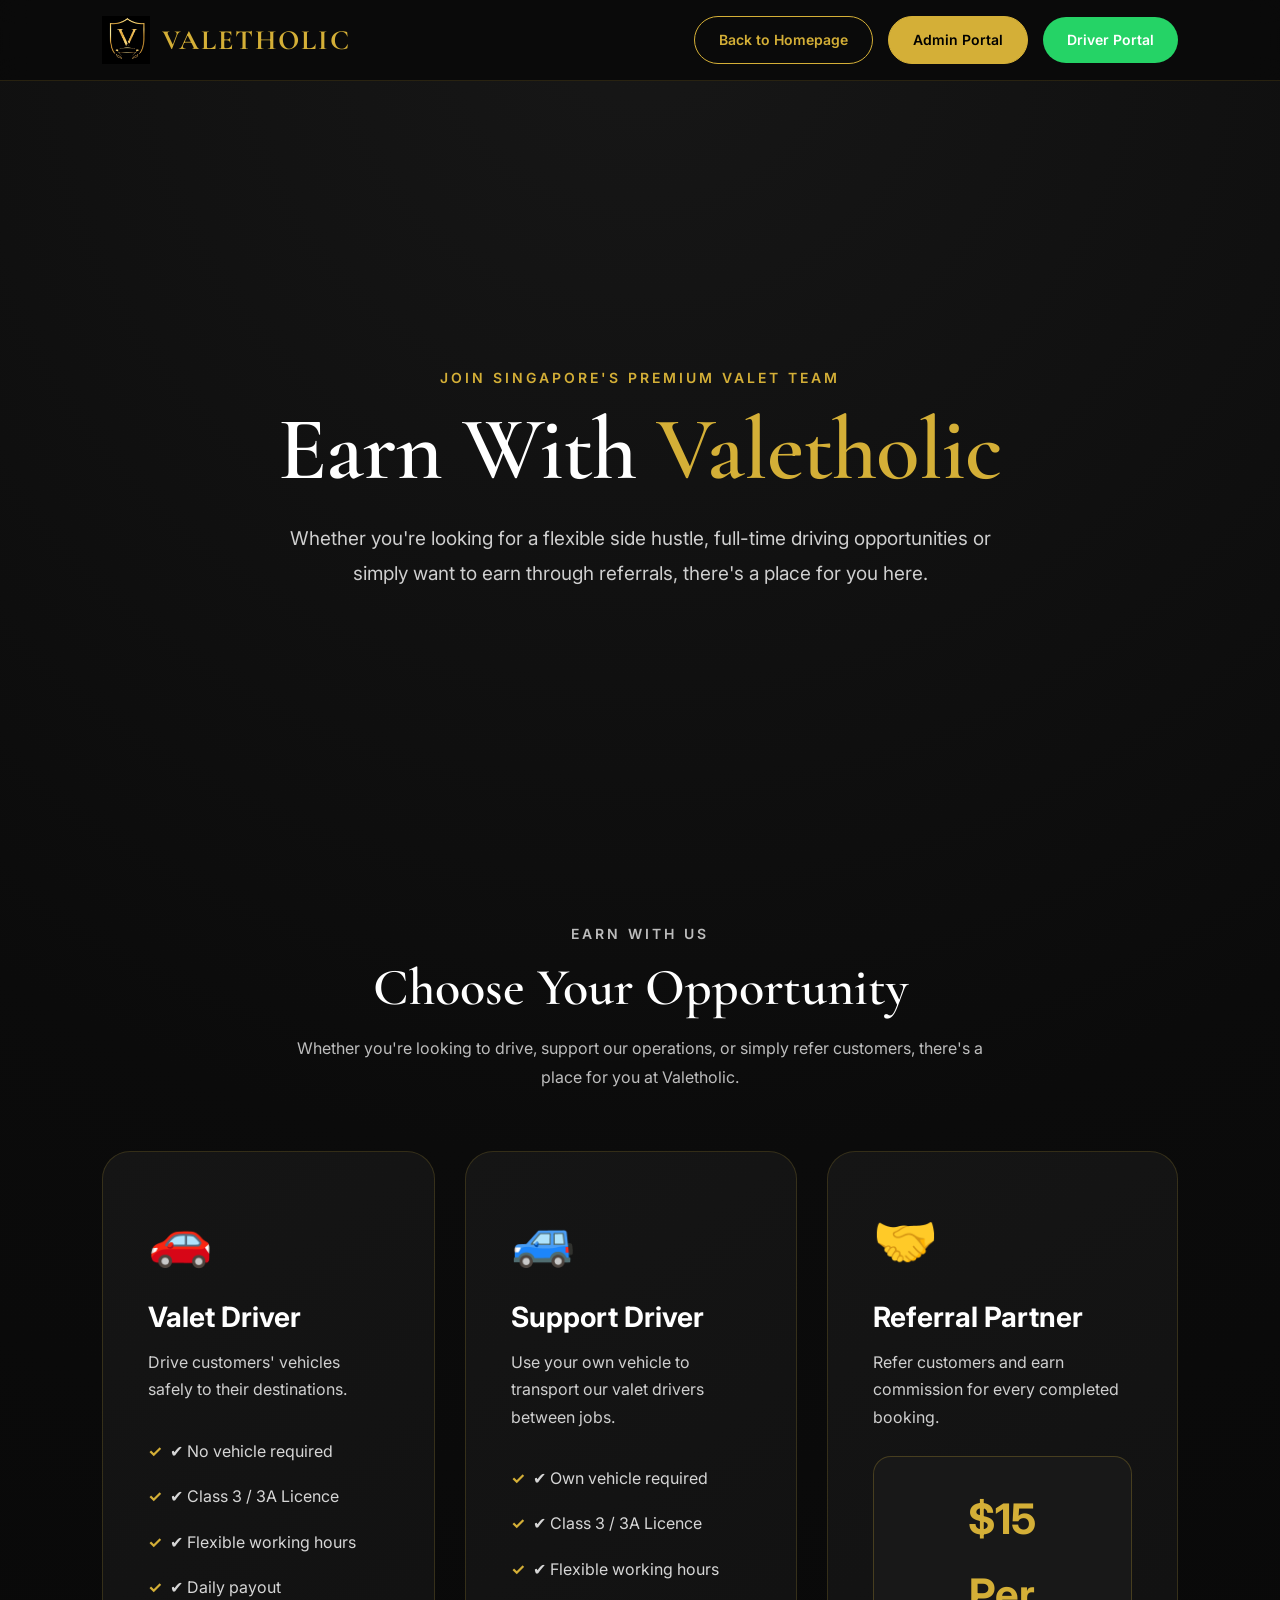
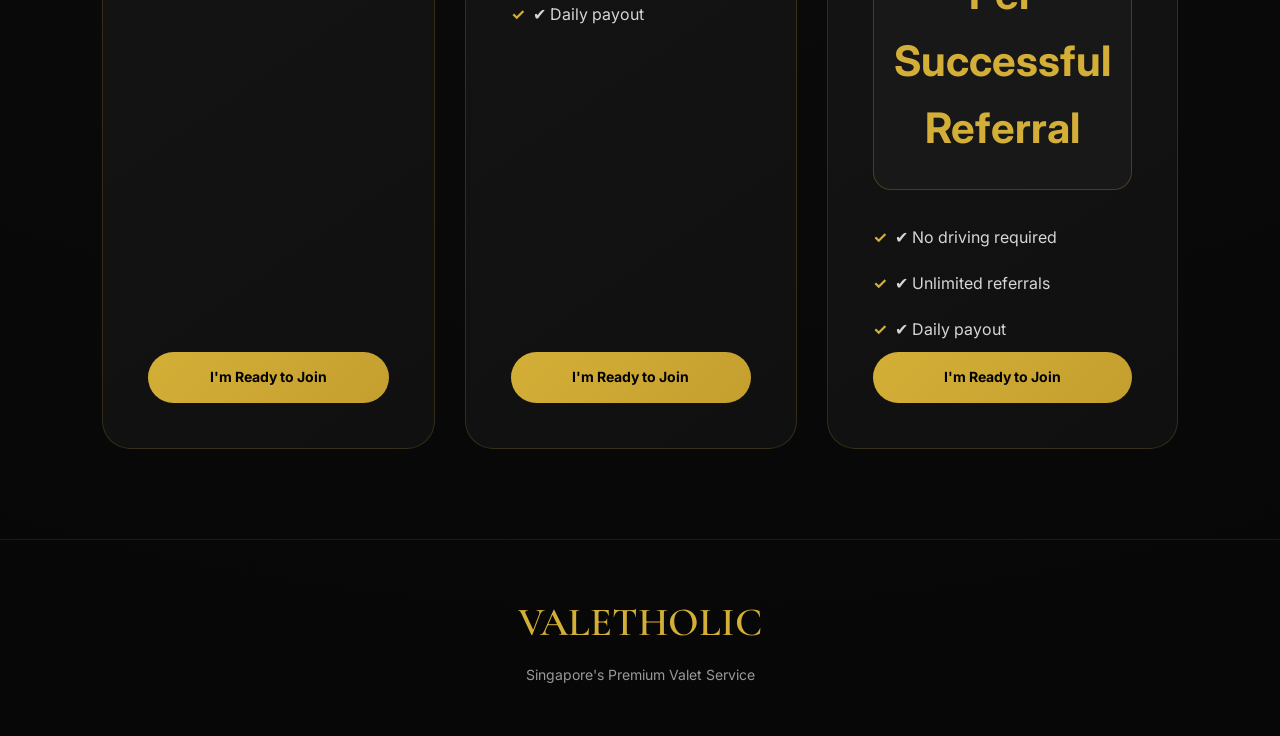
<file: driver.html>
<!DOCTYPE html>
<html lang="en">

<head>

    <!-- =====================================
         BASIC SETTINGS
    ====================================== -->

    <meta charset="UTF-8">

    <meta
        name="viewport"
        content="width=device-width, initial-scale=1.0"
    >

    <meta
        name="theme-color"
        content="#0B0B0B"
    >

    <meta
        name="description"
        content="Join Valetholic and earn as a valet driver, support driver or referral partner."
    >

    <title>
        Earn With Valetholic | Valetholic
    </title>


    <!-- =====================================
         FONTS
    ====================================== -->

    <link
        rel="preconnect"
        href="https://fonts.googleapis.com"
    >

    <link
        rel="preconnect"
        href="https://fonts.gstatic.com"
        crossorigin
    >

    <link
        href="https://fonts.googleapis.com/css2?family=Inter:wght@300;400;500;600;700&family=Cormorant+Garamond:wght@500;600;700&display=swap"
        rel="stylesheet"
    >


    <!-- =====================================
         ICONS
    ====================================== -->

    <link
        rel="stylesheet"
        href="https://cdnjs.cloudflare.com/ajax/libs/font-awesome/6.7.2/css/all.min.css"
    >


    <!-- =====================================
         DRIVER PAGE CSS
    ====================================== -->

    <link
        rel="stylesheet"
        href="driver.css"
    >

</head>


<body>


    <!-- =====================================
         NAVIGATION
    ====================================== -->

    <nav
        class="navbar"
        aria-label="Main navigation"
    >


        <!-- BRAND -->

        <div class="logo">

            <a
                href="index.html"
                aria-label="Valetholic homepage"
            >

                <img
                    src="images/logo.png"
                    alt="Valetholic Logo"
                >

            </a>


            <span>
                VALETHOLIC
            </span>

        </div>



        <!-- NAV ACTIONS -->

        <div class="nav-buttons">


            <a
                href="index.html"
                class="nav-button"
            >
                Back to Homepage
            </a>


            <a
                href="admin.html"
                class="nav-button admin-btn"
            >
                Admin Portal
            </a>


            <a
                href="driver-portal.html"
                class="whatsapp-btn"
            >
                Driver Portal
            </a>


        </div>


    </nav>



    <!-- =====================================
         HERO
    ====================================== -->

    <header class="driver-hero">


        <div class="hero-content">


            <p class="hero-label">

                Join Singapore's Premium Valet Team

            </p>


            <h1>

                Earn With

                <span>
                    Valetholic
                </span>

            </h1>


            <p class="hero-description">

                Whether you're looking for a flexible side hustle,
                full-time driving opportunities or simply want to earn
                through referrals, there's a place for you here.

            </p>


        </div>


    </header>



    <!-- =====================================
         OPPORTUNITIES
    ====================================== -->

    <section
        class="opportunity"
        id="opportunity"
        aria-labelledby="opportunityTitle"
    >


        <div class="section-title">


            <p class="section-label">

                Earn With Us

            </p>


            <h2 id="opportunityTitle">

                Choose Your Opportunity

            </h2>


            <p>

                Whether you're looking to drive,
                support our operations,
                or simply refer customers,
                there's a place for you at Valetholic.

            </p>


        </div>



        <!-- =================================
             OPPORTUNITY CARDS
        ================================== -->

        <div class="opportunity-grid">


            <!-- =============================
                 VALET DRIVER
            ============================== -->

            <article class="opportunity-card">


                <div
                    class="opportunity-icon"
                    aria-hidden="true"
                >
                    🚗
                </div>


                <h3>

                    Valet Driver

                </h3>


                <p>

                    Drive customers' vehicles safely
                    to their destinations.

                </p>


                <ul>

                    <li>
                        ✔ No vehicle required
                    </li>

                    <li>
                        ✔ Class 3 / 3A Licence
                    </li>

                    <li>
                        ✔ Flexible working hours
                    </li>

                    <li>
                        ✔ Daily payout
                    </li>

                </ul>


                <a
                    href="https://wa.me/6587923386?text=Hi%20Valetholic!%20I'd%20like%20to%20apply%20as%20a%20Valet%20Driver."
                    class="gold-btn"
                    target="_blank"
                    rel="noopener noreferrer"
                >

                    I'm Ready to Join

                </a>


            </article>



            <!-- =============================
                 SUPPORT DRIVER
            ============================== -->

            <article class="opportunity-card">


                <div
                    class="opportunity-icon"
                    aria-hidden="true"
                >
                    🚙
                </div>


                <h3>

                    Support Driver

                </h3>


                <p>

                    Use your own vehicle to transport
                    our valet drivers between jobs.

                </p>


                <ul>

                    <li>
                        ✔ Own vehicle required
                    </li>

                    <li>
                        ✔ Class 3 / 3A Licence
                    </li>

                    <li>
                        ✔ Flexible working hours
                    </li>

                    <li>
                        ✔ Daily payout
                    </li>

                </ul>


                <a
                    href="https://wa.me/6587923386?text=Hi%20Valetholic!%20I'd%20like%20to%20apply%20as%20a%20Support%20Driver."
                    class="gold-btn"
                    target="_blank"
                    rel="noopener noreferrer"
                >

                    I'm Ready to Join

                </a>


            </article>



            <!-- =============================
                 REFERRAL PARTNER
            ============================== -->

            <article class="opportunity-card">


                <div
                    class="opportunity-icon"
                    aria-hidden="true"
                >
                    🤝
                </div>


                <h3>

                    Referral Partner

                </h3>


                <p>

                    Refer customers and earn commission
                    for every completed booking.

                </p>


                <div class="commission">


                    <span>
                        $15
                    </span>


                    <span>
                        Per Successful Referral
                    </span>


                </div>


                <ul>

                    <li>
                        ✔ No driving required
                    </li>

                    <li>
                        ✔ Unlimited referrals
                    </li>

                    <li>
                        ✔ Daily payout
                    </li>

                </ul>


                <a
                    href="https://wa.me/6587923386?text=Hi%20Valetholic!%20I'd%20like%20to%20become%20a%20Referral%20Partner."
                    class="gold-btn"
                    target="_blank"
                    rel="noopener noreferrer"
                >

                    I'm Ready to Join

                </a>


            </article>


        </div>


    </section>



    <!-- =====================================
         FOOTER
    ====================================== -->

    <footer>


        <h2>
            VALETHOLIC
        </h2>


        <p>
            Singapore's Premium Valet Service
        </p>


    </footer>


</body>

</html>
</file>
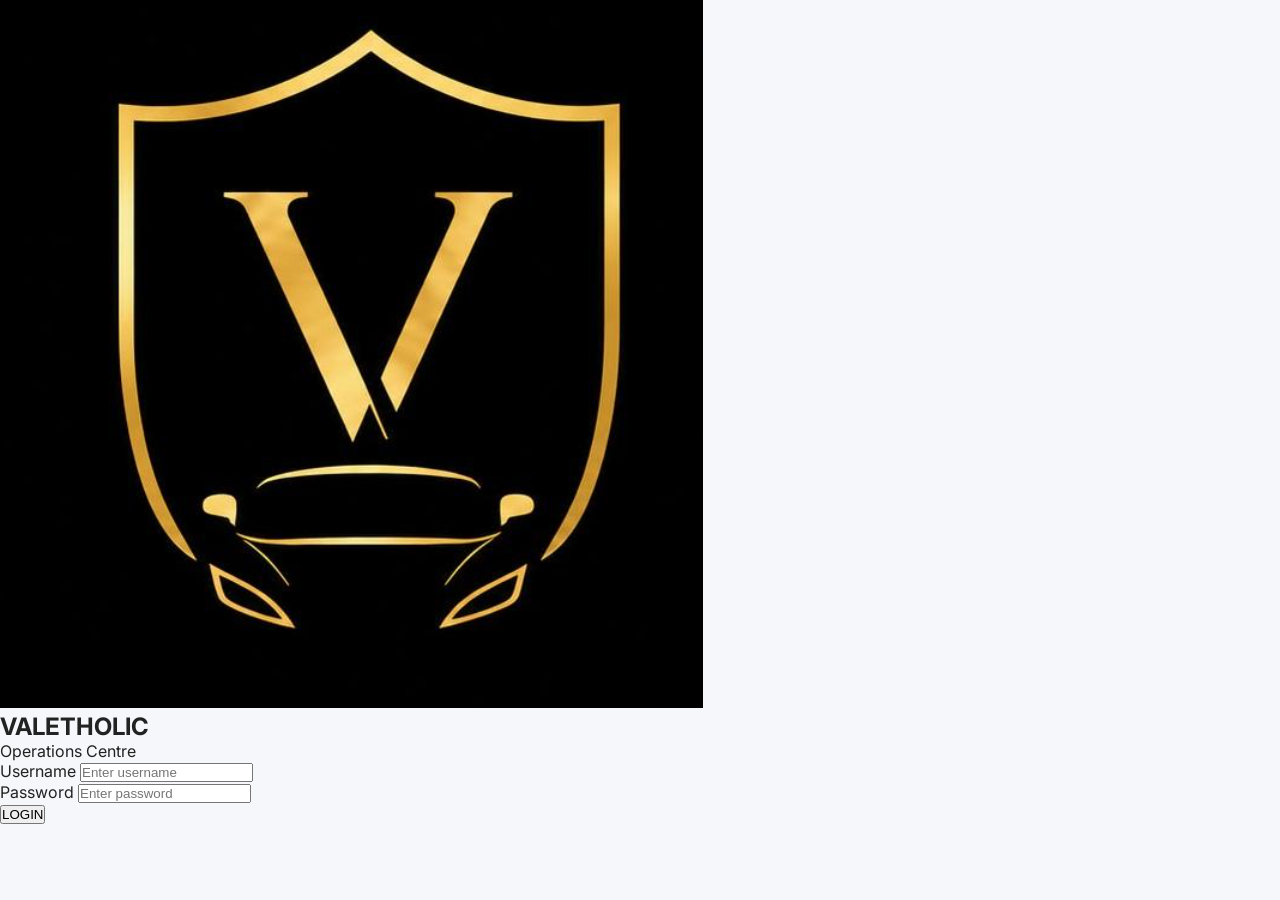
<file: ops-index.html>
<!DOCTYPE html>
<html lang="en">

<head>

    <!-- =====================================
         BASIC SETTINGS
    ====================================== -->

    <meta charset="UTF-8">

    <meta
        name="viewport"
        content="width=device-width, initial-scale=1.0"
    >

    <meta
        name="theme-color"
        content="#0F0F0F"
    >

    <meta
        name="description"
        content="Valetholic Operations Centre Login"
    >

    <title>
        Valetholic | OPS Login
    </title>


    <!-- =====================================
         FONTS
    ====================================== -->

    <link
        rel="preconnect"
        href="https://fonts.googleapis.com"
    >

    <link
        rel="preconnect"
        href="https://fonts.gstatic.com"
        crossorigin
    >

    <link
        href="https://fonts.googleapis.com/css2?family=Inter:wght@300;400;500;600;700&family=Cormorant+Garamond:wght@600;700&display=swap"
        rel="stylesheet"
    >


    <!-- =====================================
         OPS CSS
    ====================================== -->

    <link
        rel="stylesheet"
        href="ops.css"
    >

</head>


<body>


    <!-- =====================================
         OPS LOGIN
    ====================================== -->

    <main class="login-container">


        <section
            class="login-card"
            aria-labelledby="loginTitle"
        >


            <!-- =============================
                 LOGO
            ============================== -->

            <img
                src="images/logo.png"
                class="logo"
                alt="Valetholic Logo"
            >


            <!-- =============================
                 BRAND
            ============================== -->

            <h1 id="loginTitle">
                VALETHOLIC
            </h1>


            <p class="login-subtitle">
                Operations Centre
            </p>


            <!-- =============================
                 LOGIN FORM
            ============================== -->

            <form id="opsLoginForm">


                <!-- USERNAME -->

                <div class="input-group">

                    <label for="opsUsername">
                        Username
                    </label>


                    <input
                        id="opsUsername"
                        name="username"
                        type="text"
                        placeholder="Enter username"
                        autocomplete="username"
                        required
                    >

                </div>



                <!-- PASSWORD -->

                <div class="input-group">

                    <label for="opsPassword">
                        Password
                    </label>


                    <input
                        id="opsPassword"
                        name="password"
                        type="password"
                        placeholder="Enter password"
                        autocomplete="current-password"
                        required
                    >

                </div>



                <!-- LOGIN BUTTON -->

                <button
                    id="opsLoginBtn"
                    class="gold-btn"
                    type="submit"
                >

                    LOGIN

                </button>


            </form>


            <!-- =============================
                 ERROR / STATUS
            ============================== -->

            <p
                id="opsLoginMessage"
                class="login-message"
                aria-live="polite"
            ></p>


        </section>


    </main>



    <!-- =====================================
         OPS LOGIC
    ====================================== -->

    <script
        src="ops.js"
    ></script>


</body>

</html>
</file>
<file: driver.css>
/* =====================================
   VALETHOLIC DRIVER PAGE
===================================== */

:root {

    --black: #0B0B0B;
    --black-deep: #070707;

    --card: #111111;
    --card-soft: #161616;

    --gold: #D4AF37;
    --gold-light: #E1BF59;
    --gold-dark: #C49F2F;

    --white: #FFFFFF;
    --text-soft: #CFCFCF;
    --text-muted: #A0A0A0;

    --border: rgba(255,255,255,.08);
    --gold-border: rgba(212,175,55,.18);

}


/* =====================================
   GLOBAL
===================================== */

* {

    margin: 0;
    padding: 0;

    box-sizing: border-box;

}


html {

    scroll-behavior: smooth;

}


body {

    min-height: 100vh;

    background:
        radial-gradient(
            circle at top,
            #171717 0%,
            var(--black) 48%,
            var(--black-deep) 100%
        );

    color: var(--white);

    font-family:
        "Inter",
        sans-serif;

    line-height: 1.6;

    -webkit-font-smoothing: antialiased;

}


a {

    color: inherit;

    text-decoration: none;

}


img {

    display: block;

    max-width: 100%;

}


/* =====================================
   NAVBAR
===================================== */

.navbar {

    position: sticky;

    top: 0;

    z-index: 999;

    display: flex;

    align-items: center;

    justify-content: space-between;

    min-height: 80px;

    padding:
        16px 8%;

    background:
        rgba(10,10,10,.94);

    backdrop-filter:
        blur(14px);

    -webkit-backdrop-filter:
        blur(14px);

    border-bottom:
        1px solid
        rgba(212,175,55,.15);

}


/* =====================================
   LOGO
===================================== */

.logo {

    display: flex;

    align-items: center;

    gap: 12px;

}


.logo img {

    width: 48px;

    height: auto;

}


.logo span {

    font-family:
        "Cormorant Garamond",
        serif;

    color: var(--gold);

    font-size: 28px;

    font-weight: 700;

    line-height: 1;

    letter-spacing: 2px;

}


/* =====================================
   NAV LINKS
===================================== */

.navbar ul {

    display: flex;

    align-items: center;

    gap: 40px;

    list-style: none;

}


.navbar li {

    list-style: none;

}


.navbar li a {

    position: relative;

    color: #FFFFFF;

    font-size: 14px;

    font-weight: 500;

    transition:
        color .25s ease;

}


.navbar li a::after {

    content: "";

    position: absolute;

    left: 0;

    bottom: -7px;

    width: 0;

    height: 1px;

    background: var(--gold);

    transition:
        width .25s ease;

}


.navbar li a:hover {

    color: var(--gold);

}


.navbar li a:hover::after {

    width: 100%;

}


/* =====================================
   NAV BUTTONS
===================================== */

.nav-buttons {

    display: flex;

    align-items: center;

    gap: 15px;

}


/* =====================================
   GOLD BUTTON
===================================== */

.gold-btn {

    display: inline-flex;

    align-items: center;

    justify-content: center;

    min-height: 48px;

    padding:
        14px 28px;

    background:
        linear-gradient(
            135deg,
            var(--gold),
            var(--gold-dark)
        );

    color: #000000;

    border: none;

    border-radius: 50px;

    font-family:
        "Inter",
        sans-serif;

    font-size: 14px;

    font-weight: 700;

    text-align: center;

    cursor: pointer;

    transition:
        transform .25s ease,
        box-shadow .25s ease,
        background .25s ease;

}


.gold-btn:hover {

    background:
        linear-gradient(
            135deg,
            var(--gold-light),
            var(--gold)
        );

    transform:
        translateY(-3px);

    box-shadow:
        0 10px 30px
        rgba(212,175,55,.35);

}


.gold-btn:active {

    transform:
        translateY(0);

}


.gold-btn:focus-visible {

    outline:
        2px solid
        var(--gold-light);

    outline-offset: 4px;

}


/* Opportunity button */

.opportunity-card .gold-btn {

    width: 100%;

    margin-top: auto;

}


/* =====================================
   OUTLINE BUTTON
===================================== */

.outline-btn {

    display: inline-flex;

    align-items: center;

    justify-content: center;

    min-height: 48px;

    padding:
        14px 28px;

    border:
        2px solid
        var(--gold);

    border-radius: 50px;

    color: var(--gold);

    font-size: 14px;

    font-weight: 700;

    text-align: center;

    transition:
        background .25s ease,
        color .25s ease,
        transform .25s ease;

}


.outline-btn:hover {

    background: var(--gold);

    color: #000000;

    transform:
        translateY(-2px);

}


/* =====================================
   NAV BUTTON
===================================== */

.nav-button {

    display: inline-flex;

    align-items: center;

    justify-content: center;

    min-height: 46px;

    padding:
        12px 24px;

    border:
        1px solid
        var(--gold);

    border-radius: 50px;

    color: var(--gold);

    font-size: 14px;

    font-weight: 600;

    transition:
        background .25s ease,
        color .25s ease,
        transform .25s ease;

}


.nav-button:hover {

    background: var(--gold);

    color: #000000;

    transform:
        translateY(-2px);

}


/* =====================================
   ADMIN PORTAL BUTTON
===================================== */

.admin-btn {

    background: var(--gold);

    color: #000000;

    border-color: var(--gold);

}


.admin-btn:hover {

    background: var(--gold-light);

    color: #000000;

    border-color: var(--gold-light);

}


/* =====================================
   DRIVER PORTAL / WHATSAPP
===================================== */

.whatsapp-btn {

    display: inline-flex;

    align-items: center;

    justify-content: center;

    min-height: 46px;

    padding:
        12px 24px;

    background: #25D366;

    border-radius: 50px;

    color: #FFFFFF;

    font-size: 14px;

    font-weight: 600;

    transition:
        transform .25s ease,
        box-shadow .25s ease;

}


.whatsapp-btn:hover {

    transform:
        translateY(-3px);

    box-shadow:
        0 10px 25px
        rgba(37,211,102,.20);

}


/* =====================================
   HERO
===================================== */

.driver-hero {

    min-height:
        calc(100vh - 80px);

    display: flex;

    align-items: center;

    justify-content: center;

    padding:
        100px 8% 80px;

    text-align: center;

}


.hero-content {

    width: 100%;

    max-width: 900px;

    margin: 0 auto;

}


/* =====================================
   HERO LABEL
===================================== */

.hero-label {

    margin-bottom: 18px;

    color: var(--gold);

    text-transform: uppercase;

    letter-spacing: 3px;

    font-size: 14px;

    font-weight: 600;

}


/* =====================================
   HERO TITLE
===================================== */

.driver-hero h1 {

    margin-bottom: 30px;

    font-family:
        "Cormorant Garamond",
        serif;

    font-size:
        clamp(
            52px,
            7vw,
            92px
        );

    font-weight: 600;

    line-height: .95;

    letter-spacing: -1px;

}


.driver-hero h1 span {

    color: var(--gold);

}


/* =====================================
   HERO DESCRIPTION
===================================== */

.hero-description {

    max-width: 760px;

    margin:
        0 auto 45px;

    color: var(--text-soft);

    font-size:
        clamp(
            16px,
            2vw,
            19px
        );

    line-height: 1.8;

}


/* =====================================
   HERO BUTTONS
===================================== */

.hero-buttons {

    display: flex;

    align-items: center;

    justify-content: center;

    flex-wrap: wrap;

    gap: 20px;

}


/* =====================================
   HERO CARD
===================================== */

.hero-card {

    background:
        linear-gradient(
            145deg,
            #151515,
            #101010
        );

    border:
        1px solid
        var(--gold-border);

    border-radius: 24px;

    padding: 40px;

    transition:
        transform .3s ease,
        border-color .3s ease,
        box-shadow .3s ease;

}


.hero-card:hover {

    transform:
        translateY(-8px);

    border-color:
        var(--gold);

    box-shadow:
        0 20px 45px
        rgba(0,0,0,.35);

}


.hero-card-top {

    margin-bottom: 20px;

    font-size: 54px;

}


.hero-card h3 {

    margin-bottom: 25px;

    font-size: 28px;

    line-height: 1.2;

}


.hero-card ul {

    list-style: none;

}


.hero-card li {

    padding: 12px 0;

    color: #D8D8D8;

    border-bottom:
        1px solid
        rgba(255,255,255,.06);

}


.hero-card li:last-child {

    border-bottom: none;

}


/* =====================================
   COMMON SECTION
===================================== */

section {

    padding:
        90px 8%;

}


.section-title {

    max-width: 720px;

    margin:
        0 auto 60px;

    text-align: center;

}


.section-label {

    margin-bottom: 12px;

    color: var(--gold);

    text-transform: uppercase;

    letter-spacing: 3px;

    font-size: 14px;

    font-weight: 600;

}


.section-title h2 {

    margin-bottom: 18px;

    font-family:
        "Cormorant Garamond",
        serif;

    font-size:
        clamp(
            40px,
            5vw,
            52px
        );

    font-weight: 600;

    line-height: 1.1;

}


.section-title p {

    color: #BDBDBD;

    line-height: 1.8;

}


/* =====================================
   OPPORTUNITIES
===================================== */

.opportunity {

    padding:
        20px 8% 90px;

}


.opportunity-grid {

    display: grid;

    grid-template-columns:
        repeat(3, 1fr);

    gap: 30px;

}


.opportunity-card {

    min-height: 560px;

    display: flex;

    flex-direction: column;

    padding: 45px;

    background:
        linear-gradient(
            145deg,
            #151515,
            #101010
        );

    border:
        1px solid
        var(--gold-border);

    border-radius: 28px;

    transition:
        transform .35s ease,
        border-color .35s ease,
        box-shadow .35s ease;

}


.opportunity-card:hover {

    transform:
        translateY(-8px);

    border-color:
        var(--gold);

    box-shadow:
        0 20px 45px
        rgba(0,0,0,.35);

}


.opportunity-icon {

    margin-bottom: 20px;

    font-size: 52px;

}


.opportunity-card h3 {

    margin-bottom: 15px;

    font-size: 28px;

    line-height: 1.2;

}


.opportunity-card p {

    margin-bottom: 25px;

    color: #CFCFCF;

    line-height: 1.7;

}


.opportunity-card ul {

    flex: 1;

    list-style: none;

}


.opportunity-card li {

    position: relative;

    padding:
        10px 0 10px 22px;

    color: #D6D6D6;

}


.opportunity-card li::before {

    content: "✓";

    position: absolute;

    left: 0;

    color: var(--gold);

    font-weight: 700;

}


/* =====================================
   COMMISSION
===================================== */

.commission {

    margin-bottom: 25px;

    padding: 20px;

    background: #181818;

    border:
        1px solid
        rgba(212,175,55,.25);

    border-radius: 18px;

    text-align: center;

}


.commission span {

    display: block;

    margin: 8px 0;

    color: var(--gold);

    font-size: 42px;

    font-weight: 700;

}


/* =====================================
   REQUIREMENTS
===================================== */

.requirements-grid {

    display: grid;

    grid-template-columns:
        repeat(4, 1fr);

    gap: 25px;

}


.requirement-card {

    padding: 35px;

    background:
        linear-gradient(
            145deg,
            #151515,
            #101010
        );

    border:
        1px solid
        var(--gold-border);

    border-radius: 20px;

    text-align: center;

    transition:
        transform .3s ease,
        border-color .3s ease,
        box-shadow .3s ease;

}


.requirement-card:hover {

    transform:
        translateY(-6px);

    border-color:
        var(--gold);

    box-shadow:
        0 15px 35px
        rgba(0,0,0,.30);

}


.requirement-card i {

    display: block;

    margin-bottom: 20px;

    color: var(--gold);

    font-size: 42px;

}


.requirement-card h3 {

    margin-bottom: 12px;

    font-size: 20px;

}


.requirement-card p {

    color: #CFCFCF;

    line-height: 1.7;

}


/* =====================================
   PROCESS
===================================== */

.process-grid {

    display: grid;

    grid-template-columns:
        repeat(4, 1fr);

    gap: 30px;

}


.process-step {

    padding: 35px;

    background:
        linear-gradient(
            145deg,
            #151515,
            #101010
        );

    border:
        1px solid
        var(--gold-border);

    border-radius: 20px;

    text-align: center;

    transition:
        transform .3s ease,
        border-color .3s ease,
        box-shadow .3s ease;

}


.process-step:hover {

    transform:
        translateY(-6px);

    border-color:
        var(--gold);

    box-shadow:
        0 15px 35px
        rgba(0,0,0,.30);

}


.process-step span {

    width: 70px;

    height: 70px;

    display: flex;

    align-items: center;

    justify-content: center;

    margin:
        0 auto 20px;

    background:
        linear-gradient(
            135deg,
            var(--gold),
            var(--gold-dark)
        );

    color: #000000;

    border-radius: 50%;

    font-size: 24px;

    font-weight: 700;

}


.process-step h3 {

    margin-bottom: 15px;

    font-size: 20px;

}


.process-step p {

    color: #CFCFCF;

    line-height: 1.7;

}


/* =====================================
   DRIVER CTA
===================================== */

.driver-cta {

    padding:
        100px 8%;

    background:
        linear-gradient(
            145deg,
            #151515,
            #101010
        );

    border-top:
        1px solid
        rgba(212,175,55,.20);

    border-bottom:
        1px solid
        rgba(212,175,55,.20);

    text-align: center;

}


.driver-cta h2 {

    margin-bottom: 20px;

    font-family:
        "Cormorant Garamond",
        serif;

    font-size:
        clamp(
            40px,
            5vw,
            54px
        );

    font-weight: 600;

    line-height: 1.1;

}


.driver-cta p {

    max-width: 700px;

    margin:
        0 auto 35px;

    color: #CFCFCF;

    line-height: 1.8;

}


.driver-cta .hero-buttons {

    justify-content: center;

}


/* =====================================
   FOOTER
===================================== */

footer {

    padding:
        50px 8%;

    border-top:
        1px solid
        rgba(255,255,255,.08);

    text-align: center;

}


footer h2 {

    margin-bottom: 10px;

    color: var(--gold);

    font-family:
        "Cormorant Garamond",
        serif;

    font-size: 40px;

    font-weight: 600;

}


footer p {

    color: #999999;

    font-size: 14px;

}


/* =====================================
   OPS BUTTON
===================================== */

.ops-btn {

    display: inline-flex;

    align-items: center;

    justify-content: center;

    height: 48px;

    padding:
        0 22px;

    background: transparent;

    border:
        1px solid
        var(--gold);

    border-radius: 25px;

    color: #FFFFFF;

    font-size: 14px;

    font-weight: 600;

    text-decoration: none;

    transition:
        background .2s ease,
        color .2s ease,
        transform .2s ease;

}


.ops-btn:hover {

    background:
        var(--gold);

    color:
        #000000;

    transform:
        translateY(-2px);

}


/* =====================================
   TABLET
===================================== */

@media (max-width: 1100px) {

    .navbar {

        padding-left: 5%;
        padding-right: 5%;

    }


    .navbar ul {

        gap: 25px;

    }


    .opportunity-grid {

        grid-template-columns:
            repeat(2, 1fr);

    }


    .requirements-grid {

        grid-template-columns:
            repeat(2, 1fr);

    }


    .process-grid {

        grid-template-columns:
            repeat(2, 1fr);

    }

}


/* =====================================
   MOBILE
===================================== */

@media (max-width: 768px) {

    .navbar {

        position: relative;

        flex-direction: column;

        gap: 18px;

        padding:
            20px;

    }


    .navbar ul {

        flex-direction: column;

        gap: 14px;

        text-align: center;

    }


    .nav-buttons {

        width: 100%;

        flex-direction: column;

    }


    .nav-button,
    .whatsapp-btn,
    .gold-btn,
    .outline-btn,
    .ops-btn {

        width: 100%;

        justify-content: center;

    }


    .driver-hero {

        min-height: auto;

        padding:
            80px 20px 60px;

    }


    .driver-hero h1 {

        font-size: 48px;

    }


    .hero-description {

        font-size: 16px;

        margin-bottom: 32px;

    }


    .hero-buttons {

        flex-direction: column;

        width: 100%;

    }


    section {

        padding:
            65px 20px;

    }


    .section-title {

        margin-bottom: 40px;

    }


    .section-title h2 {

        font-size: 38px;

    }


    .opportunity {

        padding:
            10px 20px 65px;

    }


    .opportunity-grid,
    .requirements-grid,
    .process-grid {

        grid-template-columns: 1fr;

        gap: 20px;

    }


    .opportunity-card {

        min-height: auto;

        padding: 32px;

    }


    .hero-card {

        margin-top: 20px;

        padding: 30px;

    }


    .hero-highlights {

        flex-direction: column;

        align-items: center;

    }


    .highlight {

        width: 100%;

        justify-content: center;

    }


    .driver-cta {

        padding:
            70px 20px;

    }


    .driver-cta h2 {

        font-size: 40px;

    }


    footer {

        padding:
            40px 20px;

    }


    footer h2 {

        font-size: 34px;

    }

}


/* =====================================
   SMALL MOBILE
===================================== */

@media (max-width: 420px) {

    .logo span {

        font-size: 24px;

    }


    .driver-hero h1 {

        font-size: 42px;

    }


    .hero-label,
    .section-label {

        font-size: 12px;

        letter-spacing: 2px;

    }


    .opportunity-card {

        padding: 26px;

        border-radius: 22px;

    }


    .requirement-card,
    .process-step {

        padding: 28px 22px;

    }


    .commission span {

        font-size: 36px;

    }

}


/* =====================================
   ACCESSIBILITY
===================================== */

:focus-visible {

    outline:
        2px solid
        var(--gold-light);

    outline-offset: 4px;

}


/* =====================================
   REDUCED MOTION
===================================== */

@media (
    prefers-reduced-motion: reduce
) {

    html {

        scroll-behavior: auto;

    }


    *,
    *::before,
    *::after {

        animation: none !important;

        transition: none !important;

    }

}
</file>
<file: ops.css>
/* =========================================
   VALETHOLIC OPS
   OPERATIONS DASHBOARD
========================================= */


/* =========================================
   GLOBAL
========================================= */

* {
    margin: 0;
    padding: 0;
    box-sizing: border-box;
}


body {

    font-family:
        'Inter',
        sans-serif;

    background:
        #f6f7fb;

    color:
        #222;

}


/* =========================================
   MAIN CONTAINER
========================================= */

.ops-container {

    max-width:
        1400px;

    margin:
        40px auto;

    padding:
        25px;

}


/* =========================================
   HEADER
========================================= */

.ops-header {

    display:
        flex;

    justify-content:
        space-between;

    align-items:
        center;

    margin-bottom:
        35px;

}


.ops-header h1 {

    font-size:
        36px;

    letter-spacing:
        3px;

}


.ops-header p {

    color:
        #777;

    margin-top:
        6px;

}


/* =========================================
   LOGOUT
========================================= */

.logout-btn {

    background:
        #111;

    color:
        #fff;

    border:
        none;

    padding:
        12px 22px;

    border-radius:
        12px;

    cursor:
        pointer;

    font-weight:
        600;

    transition:
        .2s;

}


.logout-btn:hover {

    background:
        #D4AF37;

    color:
        #111;

    transform:
        translateY(-1px);

}


/* =========================================
   OVERVIEW STATISTICS
========================================= */

.overview {

    display:
        grid;

    grid-template-columns:
        repeat(4, 1fr);

    gap:
        20px;

    margin-bottom:
        35px;

}


.stat-card {

    background:
        #fff;

    border-radius:
        20px;

    padding:
        25px;

    box-shadow:
        0 10px 30px
        rgba(0, 0, 0, .08);

}


.stat-card small {

    color:
        #777;

    display:
        block;

    margin-bottom:
        10px;

}


.stat-card span {

    font-size:
        48px;

    font-weight:
        700;

}


/* =========================================
   STAT CARD ACCENTS
========================================= */

.pending {

    border-left:
        6px solid #D4AF37;

}


.onduty {

    border-left:
        6px solid #22c55e;

}


.active {

    border-left:
        6px solid #3b82f6;

}


.complete {

    border-left:
        6px solid #6b7280;

}


/* =========================================
   LIVE DRIVER MAP
========================================= */

.map-panel {

    background:
        #151515;

    border:
        1px solid
        rgba(255, 255, 255, .08);

    border-radius:
        18px;

    padding:
        24px;

    margin-bottom:
        35px;

}


.map-panel h2 {

    color:
        #fff;

    margin-bottom:
        18px;

}


#driverMap {

    width:
        100%;

    height:
        500px;

    border-radius:
        14px;

    overflow:
        hidden;

}


/* =========================================
   DASHBOARD GRID
========================================= */

.dashboard-grid {

    display:
        grid;

    grid-template-columns:
        2fr 1fr;

    gap:
        25px;

}


/* =========================================
   PANELS
========================================= */

.dispatch-panel,
.drivers-panel {

    background:
        #fff;

    border-radius:
        20px;

    padding:
        25px;

    box-shadow:
        0 10px 30px
        rgba(0, 0, 0, .08);

    min-height:
        600px;

}


.dispatch-panel h2,
.drivers-panel h2 {

    margin-bottom:
        25px;

}


/* =========================================
   DISPATCH CARDS
========================================= */

.dispatch-card {

    background:
        #fafafa;

    border:
        1px solid #ececec;

    border-left:
        6px solid #D4AF37;

    border-radius:
        18px;

    padding:
        18px 22px;

    margin-bottom:
        18px;

    box-shadow:
        0 8px 25px
        rgba(0, 0, 0, .06);

    transition:
        .25s;

}


.dispatch-card:hover {

    transform:
        translateY(-3px);

    box-shadow:
        0 12px 30px
        rgba(0, 0, 0, .10);

}


/* =========================================
   DISPATCH HEADER
========================================= */

.dispatch-top {

    display:
        flex;

    justify-content:
        space-between;

    align-items:
        center;

    gap:
        15px;

    margin-bottom:
        18px;

}


.dispatch-ref {

    font-size:
        24px;

    font-weight:
        700;

}


.dispatch-status {

    background:
        #FEF3C7;

    color:
        #92400E;

    padding:
        10px 18px;

    border-radius:
        999px;

    font-size:
        14px;

    font-weight:
        700;

    white-space:
        nowrap;

}


/* =========================================
   DISPATCH CUSTOMER
========================================= */

.dispatch-name {

    font-size:
        20px;

    font-weight:
        600;

    margin-bottom:
        12px;

}


/* =========================================
   DISPATCH ROUTE
========================================= */

.dispatch-route {

    color:
        #666;

    line-height:
        1.8;

    margin-bottom:
        18px;

}


/* =========================================
   DISPATCH FOOTER
========================================= */

.dispatch-bottom {

    display:
        flex;

    justify-content:
        space-between;

    align-items:
        center;

    gap:
        15px;

}


.dispatch-time {

    color:
        #777;

}


/* =========================================
   OPEN BOOKING BUTTON
========================================= */

.open-btn {

    background:
        #D4AF37;

    color:
        #111;

    border:
        none;

    padding:
        12px 22px;

    border-radius:
        12px;

    font-weight:
        700;

    cursor:
        pointer;

    transition:
        .25s;

}


.open-btn:hover {

    transform:
        translateY(-2px);

    box-shadow:
        0 8px 18px
        rgba(212, 175, 55, .20);

}


/* =========================================
   DRIVER CARDS
========================================= */

.driver-card {

    display:
        grid;

    grid-template-columns:
        1.2fr 1fr auto;

    align-items:
        center;

    gap:
        20px;

    padding:
        16px;

    border-radius:
        14px;

    background:
        #f8f8f8;

    margin-bottom:
        12px;

}


.driver-name {

    font-weight:
        600;

}


.driver-location {

    color:
        #777;

    font-size:
        14px;

}


/* =========================================
   DRIVER STATUS
========================================= */

.driver-status {

    padding:
        8px 14px;

    border-radius:
        999px;

    font-size:
        13px;

    font-weight:
        700;

    text-align:
        center;

    white-space:
        nowrap;

}


/* =========================================
   ON DUTY
========================================= */

.on-duty {

    background:
        #dcfce7;

    color:
        #15803d;

}


/* =========================================
   OFF DUTY
========================================= */

.off-duty {

    background:
        #e5e7eb;

    color:
        #555;

}


/* =========================================
   ON JOB
========================================= */

.on-job {

    background:
        #fef3c7;

    color:
        #92400e;

}


/* =========================================
   LEGACY / EXTENDED STATUS BADGES
========================================= */

.status-badge {

    padding:
        6px 12px;

    border-radius:
        999px;

    font-weight:
        600;

    font-size:
        .8rem;

}


.status-on-duty {

    background:
        #dcfce7;

    color:
        #15803d;

}


.status-on-way {

    background:
        #ffedd5;

    color:
        #c2410c;

}


.status-on-board {

    background:
        #fee2e2;

    color:
        #b91c1c;

}


/* =========================================
   TABLET
========================================= */

@media (max-width: 1000px) {

    .overview {

        grid-template-columns:
            repeat(2, 1fr);

    }


    .dashboard-grid {

        grid-template-columns:
            1fr;

    }


    .map-panel {

        margin-bottom:
            30px;

    }

}


/* =========================================
   MOBILE
========================================= */

@media (max-width: 600px) {

    .ops-container {

        margin:
            20px auto;

        padding:
            15px;

    }


    .ops-header {

        flex-direction:
            column;

        align-items:
            flex-start;

        gap:
            15px;

    }


    .ops-header h1 {

        font-size:
            30px;

    }


    .logout-btn {

        width:
            100%;

    }


    .overview {

        grid-template-columns:
            1fr;

    }


    .stat-card span {

        font-size:
            40px;

    }


    .map-panel {

        padding:
            15px;

        border-radius:
            15px;

    }


    #driverMap {

        height:
            400px;

    }


    .dispatch-panel,
    .drivers-panel {

        padding:
            18px;

        min-height:
            auto;

    }


    .dispatch-top {

        align-items:
            flex-start;

        flex-direction:
            column;

    }


    .dispatch-ref {

        font-size:
            21px;

    }


    .dispatch-status {

        font-size:
            12px;

        padding:
            8px 14px;

    }


    .dispatch-bottom {

        flex-direction:
            column;

        align-items:
            stretch;

    }


    .open-btn {

        width:
            100%;

    }


    .driver-card {

        grid-template-columns:
            1fr;

        gap:
            10px;

    }


    .driver-status {

        justify-self:
            flex-start;

    }

}
</file>
